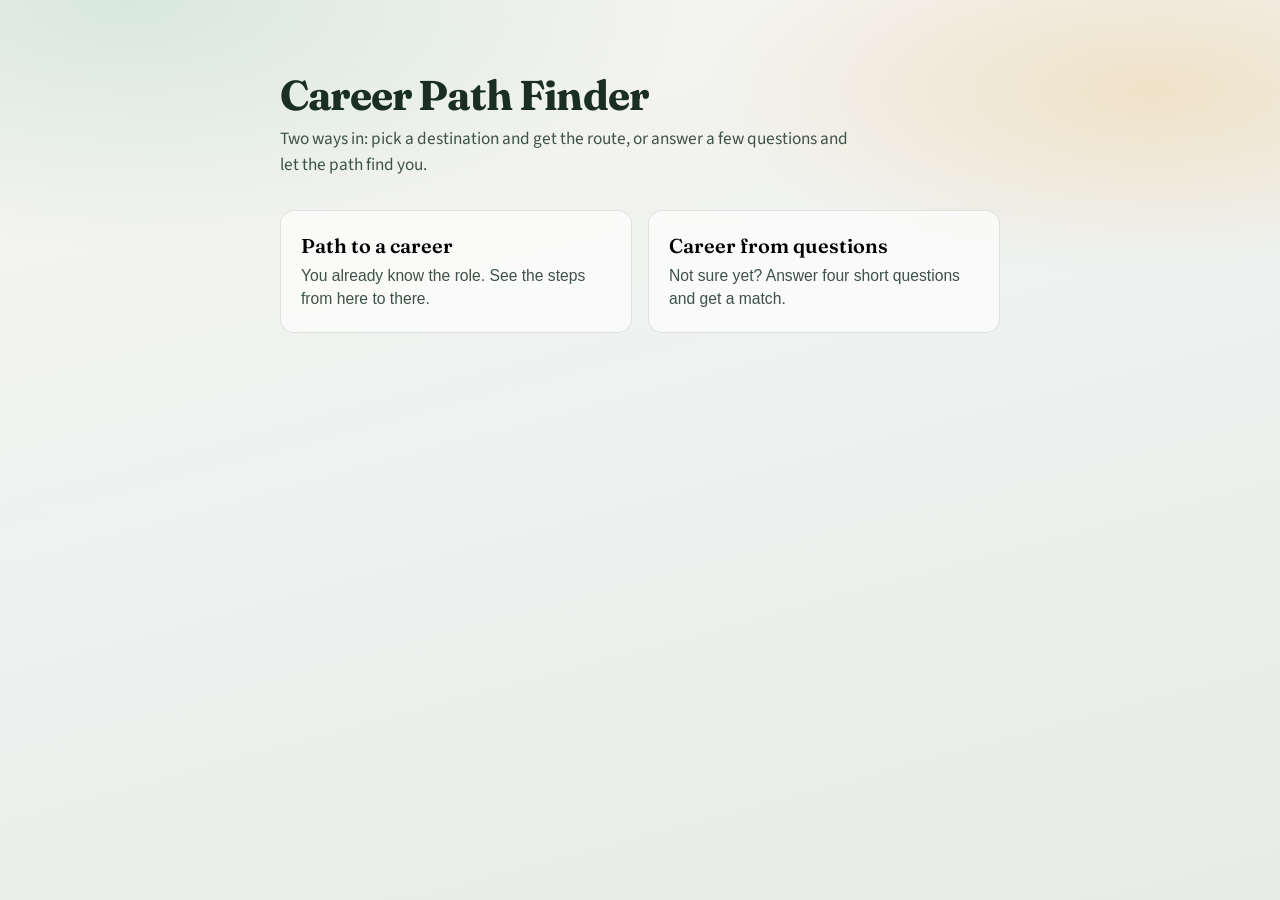
<file: index.html>
<!DOCTYPE html>
<html lang="en">
<head>
  <meta charset="UTF-8" />
  <meta name="viewport" content="width=device-width, initial-scale=1" />
  <title>Career Path Finder</title>
  <link rel="preconnect" href="https://fonts.googleapis.com" />
  <link rel="preconnect" href="https://fonts.gstatic.com" crossorigin />
  <link href="https://fonts.googleapis.com/css2?family=Fraunces:opsz,wght@9..144,600;9..144,700&family=Source+Sans+3:wght@400;600&display=swap" rel="stylesheet" />
  <link rel="stylesheet" href="static/styles.css" />
</head>
<body>
  <div class="bg" aria-hidden="true"></div>
  <main class="shell">
    <section id="view-home" class="view active">
      <p class="brand">Career Path Finder</p>
      <p class="lede">Two ways in: pick a destination and get the route, or answer a few questions and let the path find you.</p>
      <div class="choices">
        <button type="button" class="choice" data-go="path">
          <span class="choice-title">Path to a career</span>
          <span class="choice-copy">You already know the role. See the steps from here to there.</span>
        </button>
        <button type="button" class="choice" data-go="quiz">
          <span class="choice-title">Career from questions</span>
          <span class="choice-copy">Not sure yet? Answer four short questions and get a match.</span>
        </button>
      </div>
    </section>

    <section id="view-path" class="view" hidden>
      <button type="button" class="back" data-go="home">← Back home</button>
      <h1 class="brand">Path to a career</h1>
      <p class="lede short">Pick the role you want. Get a practical roadmap.</p>
      <label class="field">
        <span>Target career</span>
        <select id="career-select"></select>
      </label>
      <label class="field" id="other-field" hidden>
        <span>Other (describe your path)</span>
        <input type="text" id="other-input" placeholder="e.g. Game development, QA, DevOps…" maxlength="80" />
      </label>
      <div id="path-detail" class="detail"></div>
    </section>

    <section id="view-quiz" class="view" hidden>
      <button type="button" class="back" data-go="home">← Back home</button>
      <h1 class="brand">Career from questions</h1>
      <p class="lede short">Four questions. One clear direction.</p>
      <div id="quiz-panel"></div>
    </section>
  </main>
  <script src="static/data.js"></script>
  <script src="static/app.js"></script>
</body>
</html>
</file>
<file: static/styles.css>
:root {
  --ink: #1a2e24;
  --muted: #3d5248;
  --line: rgba(40, 60, 50, 0.12);
  --accent: #2f6b4f;
  --accent-soft: rgba(47, 107, 79, 0.1);
  --panel: rgba(255, 255, 255, 0.62);
  --radius: 14px;
}

* {
  box-sizing: border-box;
}

html, body {
  margin: 0;
  min-height: 100%;
  font-family: "Source Sans 3", sans-serif;
  color: var(--ink);
}

.bg {
  position: fixed;
  inset: 0;
  z-index: -1;
  background:
    radial-gradient(ellipse 80% 50% at 10% 0%, #d8e8df 0%, transparent 55%),
    radial-gradient(ellipse 70% 40% at 90% 10%, #f0e2c8 0%, transparent 50%),
    linear-gradient(165deg, #f7f4ef 0%, #eef2f0 45%, #e8ebe6 100%);
}

.shell {
  width: min(720px, calc(100% - 2rem));
  margin: 0 auto;
  padding: 4.5rem 0 3rem;
}

.view[hidden] {
  display: none;
}

.view.active {
  animation: rise 0.45s ease both;
}

@keyframes rise {
  from { opacity: 0; transform: translateY(10px); }
  to { opacity: 1; transform: translateY(0); }
}

.brand {
  font-family: "Fraunces", serif;
  font-size: clamp(2rem, 5vw, 2.6rem);
  font-weight: 700;
  letter-spacing: -0.02em;
  margin: 0 0 0.4rem;
  line-height: 1.15;
}

h1.brand {
  font-size: clamp(1.7rem, 4vw, 2.2rem);
}

.lede {
  color: var(--muted);
  font-size: 1.08rem;
  line-height: 1.5;
  margin: 0 0 2rem;
  max-width: 36rem;
}

.lede.short {
  margin-bottom: 1.4rem;
}

.choices {
  display: grid;
  gap: 1rem;
}

@media (min-width: 640px) {
  .choices {
    grid-template-columns: 1fr 1fr;
  }
}

.choice {
  text-align: left;
  border: 1px solid var(--line);
  background: var(--panel);
  backdrop-filter: blur(6px);
  border-radius: var(--radius);
  padding: 1.35rem 1.25rem;
  cursor: pointer;
  transition: transform 0.2s ease, border-color 0.2s ease, box-shadow 0.2s ease;
}

.choice:hover,
.choice:focus-visible {
  transform: translateY(-2px);
  border-color: rgba(47, 107, 79, 0.35);
  box-shadow: 0 10px 28px rgba(26, 46, 36, 0.08);
  outline: none;
}

.choice-title {
  display: block;
  font-family: "Fraunces", serif;
  font-size: 1.25rem;
  font-weight: 600;
  margin-bottom: 0.45rem;
}

.choice-copy {
  display: block;
  color: var(--muted);
  font-size: 0.98rem;
  line-height: 1.45;
}

.back {
  border: 0;
  background: transparent;
  color: var(--muted);
  font: inherit;
  cursor: pointer;
  padding: 0;
  margin-bottom: 1.2rem;
}

.back:hover {
  color: var(--ink);
}

.field {
  display: grid;
  gap: 0.4rem;
  margin-bottom: 1.4rem;
  font-weight: 600;
}

.field select,
.field input[type="text"] {
  font: inherit;
  padding: 0.7rem 0.85rem;
  border-radius: 10px;
  border: 1px solid var(--line);
  background: var(--panel);
  color: var(--ink);
}

.field input[type="text"]::placeholder {
  color: rgba(61, 82, 72, 0.55);
}

.detail h2 {
  font-family: "Fraunces", serif;
  font-size: 1.55rem;
  margin: 0 0 0.35rem;
}

.detail .tagline {
  color: var(--muted);
  margin: 0 0 1rem;
}

.skills {
  margin: 0 0 1.2rem;
  color: var(--ink);
  font-size: 0.98rem;
}

.step {
  padding: 0.7rem 0.9rem;
  margin: 0.45rem 0;
  border-left: 3px solid var(--accent);
  background: var(--accent-soft);
  animation: rise 0.35s ease both;
}

.step strong {
  margin-right: 0.25rem;
}

.progress {
  height: 6px;
  background: rgba(26, 46, 36, 0.08);
  border-radius: 99px;
  overflow: hidden;
  margin-bottom: 0.75rem;
}

.progress > span {
  display: block;
  height: 100%;
  background: var(--accent);
  transition: width 0.3s ease;
}

.q-meta {
  color: var(--muted);
  font-size: 0.9rem;
  margin-bottom: 0.6rem;
}

.q-text {
  font-family: "Fraunces", serif;
  font-size: 1.35rem;
  margin: 0 0 1rem;
}

.options {
  display: grid;
  gap: 0.55rem;
  margin-bottom: 1.2rem;
}

.option {
  text-align: left;
  border: 1px solid var(--line);
  background: var(--panel);
  border-radius: 10px;
  padding: 0.85rem 1rem;
  font: inherit;
  cursor: pointer;
  transition: border-color 0.15s ease, background 0.15s ease;
}

.option:hover,
.option.selected {
  border-color: var(--accent);
  background: var(--accent-soft);
}

.actions {
  display: flex;
  gap: 0.75rem;
}

.btn {
  font: inherit;
  font-weight: 600;
  border-radius: 10px;
  padding: 0.65rem 1.1rem;
  cursor: pointer;
  border: 1px solid var(--line);
  background: var(--panel);
  color: var(--ink);
}

.btn.primary {
  background: var(--accent);
  border-color: var(--accent);
  color: #f7faf8;
}

.btn:disabled {
  opacity: 0.45;
  cursor: not-allowed;
}

.banner {
  background: rgba(47, 107, 79, 0.12);
  border: 1px solid rgba(47, 107, 79, 0.25);
  border-radius: 10px;
  padding: 0.85rem 1rem;
  margin-bottom: 1rem;
}

.note {
  color: var(--muted);
  margin-top: 1.2rem;
  line-height: 1.45;
}
</file>
